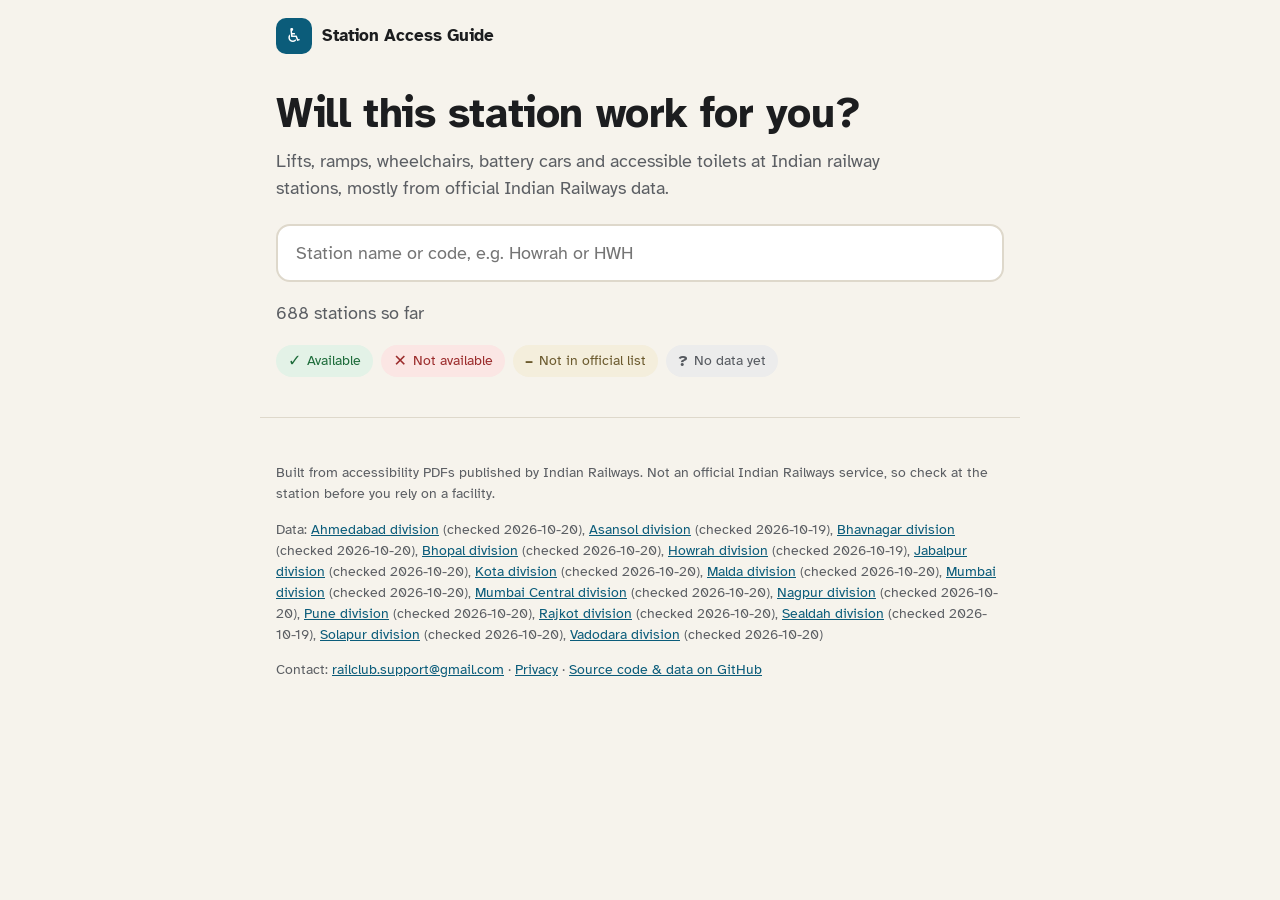
<file: site/index.html>
<!doctype html>
<html lang="en">
<head>
  <meta charset="utf-8">
  <meta name="viewport" content="width=device-width, initial-scale=1">
  <title>Station Access Guide</title>
  <meta name="description" content="Search an Indian railway station and see its lifts, ramps, wheelchairs, battery cars and accessible toilets, mostly from official Indian Railways data.">
  <link rel="preconnect" href="https://fonts.googleapis.com">
  <link rel="preconnect" href="https://fonts.gstatic.com" crossorigin>
  <link href="https://fonts.googleapis.com/css2?family=Atkinson+Hyperlegible:wght@400;700&display=swap" rel="stylesheet">
  <link rel="stylesheet" href="style.css">
</head>
<body>
  <a class="skip" href="#main">Skip to content</a>
  <header class="top">
    <a class="brand" href="#/" aria-label="Station Access Guide, home">
      <span class="brand-mark" aria-hidden="true">♿</span>
      <span>Station Access Guide</span>
    </a>
  </header>

  <main id="main" tabindex="-1">
    <!-- Home / search -->
    <section id="view-search" class="view">
      <h1 class="hero">Will this station work for you?</h1>
      <p class="lede">Lifts, ramps, wheelchairs, battery cars and accessible toilets at Indian railway stations, mostly from official Indian Railways data.</p>

      <div class="search" role="search">
        <label for="q" class="visually-hidden">Station name or code</label>
        <input id="q" type="search" autocomplete="off" spellcheck="false"
               placeholder="Station name or code, e.g. Howrah or HWH"
               role="combobox" aria-expanded="false" aria-controls="results" aria-autocomplete="list">
        <ul id="results" role="listbox" aria-label="Matching stations"></ul>
      </div>
      <p id="status" class="hint" aria-live="polite"></p>

      <div class="legend" aria-label="What the marks mean">
        <span class="pill yes"><b aria-hidden="true">✓</b> Available</span>
        <span class="pill no"><b aria-hidden="true">✕</b> Not available</span>
        <span class="pill not_listed"><b aria-hidden="true">–</b> Not in official list</span>
        <span class="pill unknown"><b aria-hidden="true">?</b> No data yet</span>
      </div>
    </section>

    <!-- Station detail -->
    <section id="view-station" class="view" hidden>
      <a class="back" href="#/">← Search another station</a>
      <div id="station"></div>
    </section>
  </main>

  <footer class="foot">
    <p>Built from accessibility PDFs published by Indian Railways. Not an official Indian Railways service, so check at the station before you rely on a facility.</p>
    <p id="sources"></p>
    <p>Contact: <a href="mailto:railclub.support@gmail.com">railclub.support@gmail.com</a> · <a href="privacy.html">Privacy</a> · <a href="https://github.com/railclub/rail-club-station-access">Source code &amp; data on GitHub</a></p>
  </footer>

  <script src="app.js"></script>
  <script type="module" src="report.js"></script>
</body>
</html>
</file>
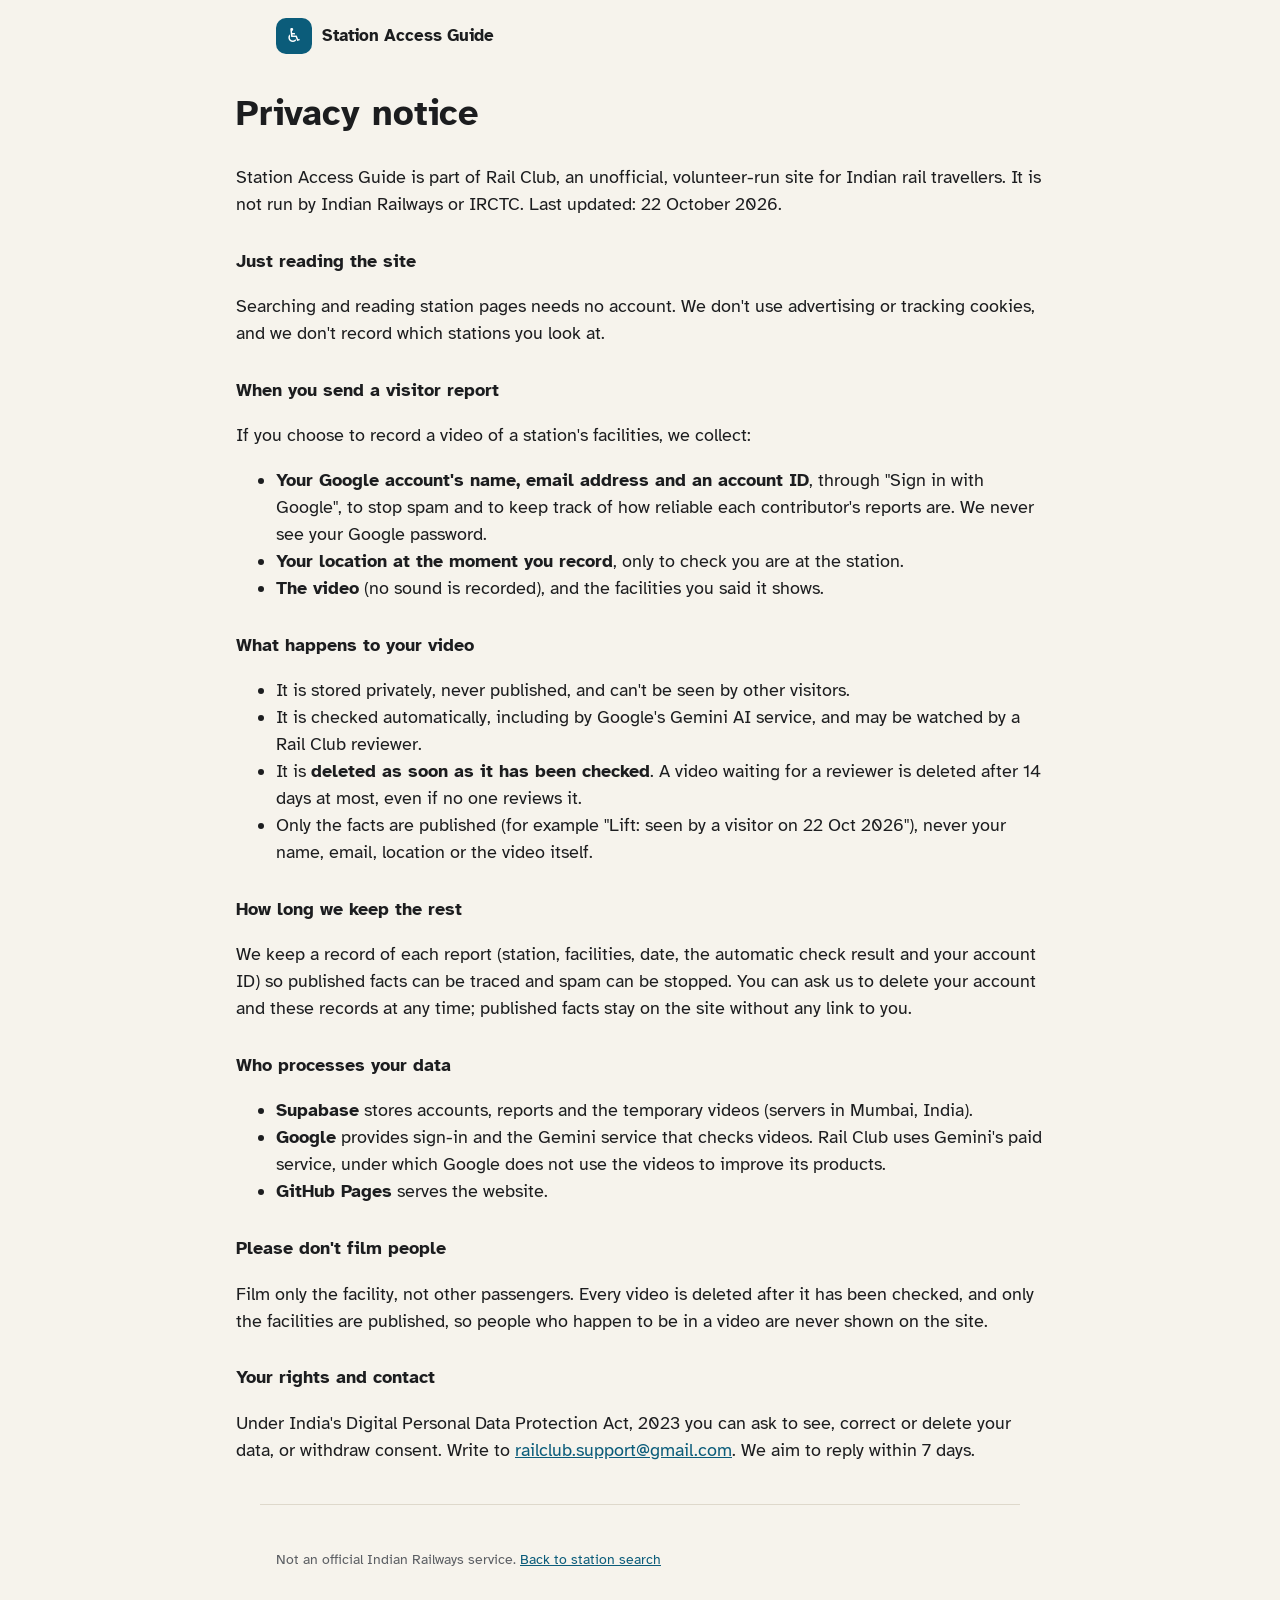
<file: site/privacy.html>
<!doctype html>
<html lang="en">
<head>
  <meta charset="utf-8">
  <meta name="viewport" content="width=device-width, initial-scale=1">
  <title>Privacy · Station Access Guide</title>
  <meta name="description" content="What Station Access Guide (Rail Club) collects when you send a visitor report, why, and for how long.">
  <link rel="preconnect" href="https://fonts.googleapis.com">
  <link rel="preconnect" href="https://fonts.gstatic.com" crossorigin>
  <link href="https://fonts.googleapis.com/css2?family=Atkinson+Hyperlegible:wght@400;700&display=swap" rel="stylesheet">
  <link rel="stylesheet" href="style.css">
</head>
<body>
  <header class="top">
    <a class="brand" href="./" aria-label="Station Access Guide, home">
      <span class="brand-mark" aria-hidden="true">♿</span>
      <span>Station Access Guide</span>
    </a>
  </header>
  <main id="main" class="prose">
    <h1>Privacy notice</h1>
    <p>Station Access Guide is part of Rail Club, an unofficial, volunteer-run site for Indian rail travellers. It is not run by Indian Railways or IRCTC. Last updated: 22 October 2026.</p>

    <h2>Just reading the site</h2>
    <p>Searching and reading station pages needs no account. We don't use advertising or tracking cookies, and we don't record which stations you look at.</p>

    <h2>When you send a visitor report</h2>
    <p>If you choose to record a video of a station's facilities, we collect:</p>
    <ul>
      <li><strong>Your Google account's name, email address and an account ID</strong>, through "Sign in with Google", to stop spam and to keep track of how reliable each contributor's reports are. We never see your Google password.</li>
      <li><strong>Your location at the moment you record</strong>, only to check you are at the station.</li>
      <li><strong>The video</strong> (no sound is recorded), and the facilities you said it shows.</li>
    </ul>

    <h2>What happens to your video</h2>
    <ul>
      <li>It is stored privately, never published, and can't be seen by other visitors.</li>
      <li>It is checked automatically, including by Google's Gemini AI service, and may be watched by a Rail Club reviewer.</li>
      <li>It is <strong>deleted as soon as it has been checked</strong>. A video waiting for a reviewer is deleted after 14 days at most, even if no one reviews it.</li>
      <li>Only the facts are published (for example "Lift: seen by a visitor on 22 Oct 2026"), never your name, email, location or the video itself.</li>
    </ul>

    <h2>How long we keep the rest</h2>
    <p>We keep a record of each report (station, facilities, date, the automatic check result and your account ID) so published facts can be traced and spam can be stopped. You can ask us to delete your account and these records at any time; published facts stay on the site without any link to you.</p>

    <h2>Who processes your data</h2>
    <ul>
      <li><strong>Supabase</strong> stores accounts, reports and the temporary videos (servers in Mumbai, India).</li>
      <li><strong>Google</strong> provides sign-in and the Gemini service that checks videos. Rail Club uses Gemini's paid service, under which Google does not use the videos to improve its products.</li>
      <li><strong>GitHub Pages</strong> serves the website.</li>
    </ul>

    <h2>Please don't film people</h2>
    <p>Film only the facility, not other passengers. Every video is deleted after it has been checked, and only the facilities are published, so people who happen to be in a video are never shown on the site.</p>

    <h2>Your rights and contact</h2>
    <p>Under India's Digital Personal Data Protection Act, 2023 you can ask to see, correct or delete your data, or withdraw consent. Write to <a href="mailto:railclub.support@gmail.com">railclub.support@gmail.com</a>. We aim to reply within 7 days.</p>
  </main>
  <footer class="foot">
    <p>Not an official Indian Railways service. <a href="./">Back to station search</a></p>
  </footer>
</body>
</html>
</file>
<file: site/style.css>
:root {
  --bg: #f6f3ec;
  --surface: #ffffff;
  --ink: #1c1d1f;
  --muted: #5b5e63;
  --line: #ded8cb;
  --accent: #0b5c7a;
  --accent-ink: #ffffff;
  --yes: #1d6b3a;
  --yes-bg: #e3f2e7;
  --no: #6b5a2e;
  --no-bg: #f4eedc;
  --x: #9b2c2c;
  --x-bg: #fbe6e4;
  --unk: #55595f;
  --unk-bg: #ececec;
  --focus: #e8a317;
  --radius: 14px;
  color-scheme: light;
}
@media (prefers-color-scheme: dark) {
  :root {
    --bg: #141517;
    --surface: #1e2023;
    --ink: #f1efe9;
    --muted: #a8abb0;
    --line: #34373c;
    --accent: #62b8d8;
    --accent-ink: #0d1a20;
    --yes: #8fd8a6;
    --yes-bg: #1c3324;
    --no: #e1cd94;
    --no-bg: #3a331f;
    --x: #f2a7a0;
    --x-bg: #3d2120;
    --unk: #c1c4c9;
    --unk-bg: #2c2e32;
    color-scheme: dark;
  }
}

* { box-sizing: border-box; }
html { -webkit-text-size-adjust: 100%; }
body {
  margin: 0;
  background: var(--bg);
  color: var(--ink);
  font: 18px/1.5 "Atkinson Hyperlegible", system-ui, -apple-system, "Segoe UI", sans-serif;
}
a { color: var(--accent); }
:focus-visible { outline: 3px solid var(--focus); outline-offset: 2px; }
.visually-hidden {
  position: absolute; width: 1px; height: 1px; overflow: hidden;
  clip: rect(0 0 0 0); white-space: nowrap;
}
.skip { position: absolute; left: -999px; top: 0; background: var(--surface); padding: 8px 12px; }
.skip:focus { left: 8px; z-index: 10; }

.top, main, .foot { max-width: 760px; margin: 0 auto; padding: 0 16px; }
.top { padding-top: 18px; padding-bottom: 8px; }
.brand {
  display: inline-flex; align-items: center; gap: 10px;
  color: var(--ink); text-decoration: none; font-weight: 700; font-size: 1.05rem;
}
.brand-mark {
  display: grid; place-items: center; width: 36px; height: 36px; border-radius: 10px;
  background: var(--accent); color: var(--accent-ink); font-size: 1.2rem;
}

.hero { font-size: clamp(1.8rem, 6vw, 2.6rem); line-height: 1.15; margin: 28px 0 10px; letter-spacing: -0.01em; }
.lede { color: var(--muted); margin: 0 0 22px; max-width: 34em; }

.search { position: relative; }
#q {
  width: 100%; min-height: 58px; padding: 14px 18px;
  font: inherit; font-size: 1.1rem; color: var(--ink);
  background: var(--surface); border: 2px solid var(--line); border-radius: var(--radius);
}
#q:focus { border-color: var(--accent); outline: none; box-shadow: 0 0 0 3px color-mix(in srgb, var(--focus) 60%, transparent); }
#results { list-style: none; margin: 8px 0 0; padding: 0; }
#results:empty { display: none; }
#results li {
  display: flex; justify-content: space-between; align-items: center; gap: 12px;
  min-height: 56px; padding: 10px 16px; margin-bottom: 6px;
  background: var(--surface); border: 1px solid var(--line); border-radius: 12px; cursor: pointer;
}
#results li[aria-selected="true"], #results li:hover { border-color: var(--accent); box-shadow: inset 4px 0 0 var(--accent); }
.r-name { font-weight: 700; }
.r-meta { color: var(--muted); font-size: 0.9rem; }
.r-score { color: var(--muted); font-size: 0.85rem; white-space: nowrap; }
.hint { color: var(--muted); min-height: 1.5em; }

.legend { display: flex; flex-wrap: wrap; gap: 8px; margin: 18px 0 8px; }
.pill {
  display: inline-flex; align-items: center; gap: 6px;
  padding: 4px 12px; border-radius: 999px; font-size: 0.9rem;
}
.pill b { font-size: 1rem; }
.yes { background: var(--yes-bg); color: var(--yes); }
.not_listed { background: var(--no-bg); color: var(--no); }
.no { background: var(--x-bg); color: var(--x); }
.unknown { background: var(--unk-bg); color: var(--unk); }

.back { display: inline-block; margin: 18px 0 6px; padding: 8px 0; font-weight: 700; text-decoration: none; }
.st-head h1 { margin: 6px 0 2px; font-size: clamp(1.8rem, 6vw, 2.4rem); line-height: 1.15; }
.st-code {
  display: inline-block; margin-left: 8px; padding: 2px 10px; border-radius: 8px; vertical-align: middle;
  font-size: 0.95rem; letter-spacing: 0.05em; background: var(--surface); border: 1px solid var(--line);
}
.st-sub { color: var(--muted); margin: 0 0 14px; }
.summary {
  display: grid; grid-template-columns: repeat(3, 1fr); gap: 8px; margin: 14px 0 22px;
}
.summary div { padding: 12px; border-radius: 12px; text-align: center; }
.summary strong { display: block; font-size: 1.6rem; line-height: 1.1; }
.summary span { font-size: 0.85rem; }

.group h2 { font-size: 1.05rem; text-transform: uppercase; letter-spacing: 0.06em; color: var(--muted); margin: 22px 0 8px; }
.feat { list-style: none; margin: 0; padding: 0; background: var(--surface); border: 1px solid var(--line); border-radius: var(--radius); }
.feat li { display: grid; grid-template-columns: 40px 1fr; gap: 12px; padding: 14px 16px; border-top: 1px solid var(--line); }
.feat li:first-child { border-top: 0; }
.mark {
  display: grid; place-items: center; width: 36px; height: 36px; border-radius: 50%;
  font-weight: 700; font-size: 1.1rem;
}
.f-label { font-weight: 700; }
.f-status { font-size: 0.92rem; color: var(--muted); }
.f-note { font-size: 0.92rem; margin-top: 4px; }
.f-note a { font-weight: 700; }

.report {
  display: block; margin: 26px 0 8px; padding: 14px 16px; text-align: center; font-weight: 700;
  border: 2px dashed var(--line); border-radius: var(--radius); text-decoration: none;
}
.src { color: var(--muted); font-size: 0.9rem; }
.st-note { margin: 0.75rem 0 0; color: var(--ink); }
.caveat { margin: 1rem 0; padding: 0.75rem 1rem; border-radius: var(--radius); background: var(--no-bg); color: var(--ink); border: 1px solid var(--line); font-size: 0.95rem; }
.caveat p { margin: 0 0 0.4rem; }
.caveat ul { margin: 0; padding-left: 1.2rem; }

/* Visitor reports (report.js) and the review page (admin.js) */
.btn {
  display: inline-block; padding: 12px 18px; border: 0; border-radius: var(--radius); cursor: pointer;
  background: var(--accent); color: var(--accent-ink); font: inherit; font-weight: 700;
}
.btn:disabled { opacity: 0.6; cursor: default; }
.btn.danger { background: var(--x); color: #fff; }
.link { background: none; border: 0; padding: 0; font: inherit; color: var(--accent); text-decoration: underline; cursor: pointer; }
.visitor .hint { margin: 10px 16px; }
.visitor > .btn { margin: 4px 16px 16px; }
.flow { margin: 0 16px 16px; padding: 14px 16px; border: 1px solid var(--line); border-radius: var(--radius); background: var(--bg); }
.flow h3 { margin: 0 0 8px; font-size: 1.05rem; }
.flow h3:focus { outline: none; }
.ticks { display: grid; gap: 8px; margin: 10px 0 14px; }
.ticks label, .consent { display: flex; gap: 10px; align-items: flex-start; }
.ticks input, .consent input { width: 20px; height: 20px; margin-top: 2px; flex: none; }
.rules { padding-left: 1.2rem; }
.rules li { margin-bottom: 6px; }
.consent { margin: 12px 0; }
.cam { width: 100%; max-height: 50vh; border-radius: var(--radius); background: #000; }
.rec-time { font-weight: 700; font-variant-numeric: tabular-nums; }
.card { background: var(--surface); border: 1px solid var(--line); border-radius: var(--radius); padding: 16px; margin: 16px 0; }
.card video { width: 100%; max-height: 50vh; border-radius: 10px; background: #000; }
.card dl { display: grid; grid-template-columns: max-content 1fr; gap: 4px 12px; font-size: 0.92rem; }
.card dt { color: var(--muted); }
.card dd { margin: 0; }
.card .actions { display: flex; flex-wrap: wrap; gap: 10px; align-items: center; margin-top: 12px; }
.card input[type="text"] { flex: 1 1 200px; padding: 10px; border: 1px solid var(--line); border-radius: 10px; font: inherit; background: var(--surface); color: var(--ink); }
.prose { max-width: 70ch; }
.prose h2 { margin-top: 1.6em; font-size: 1.15rem; }

.foot { color: var(--muted); font-size: 0.88rem; padding-top: 30px; padding-bottom: 40px; border-top: 1px solid var(--line); margin-top: 40px; }
#st-title:focus, main:focus { outline: none; }
</file>
